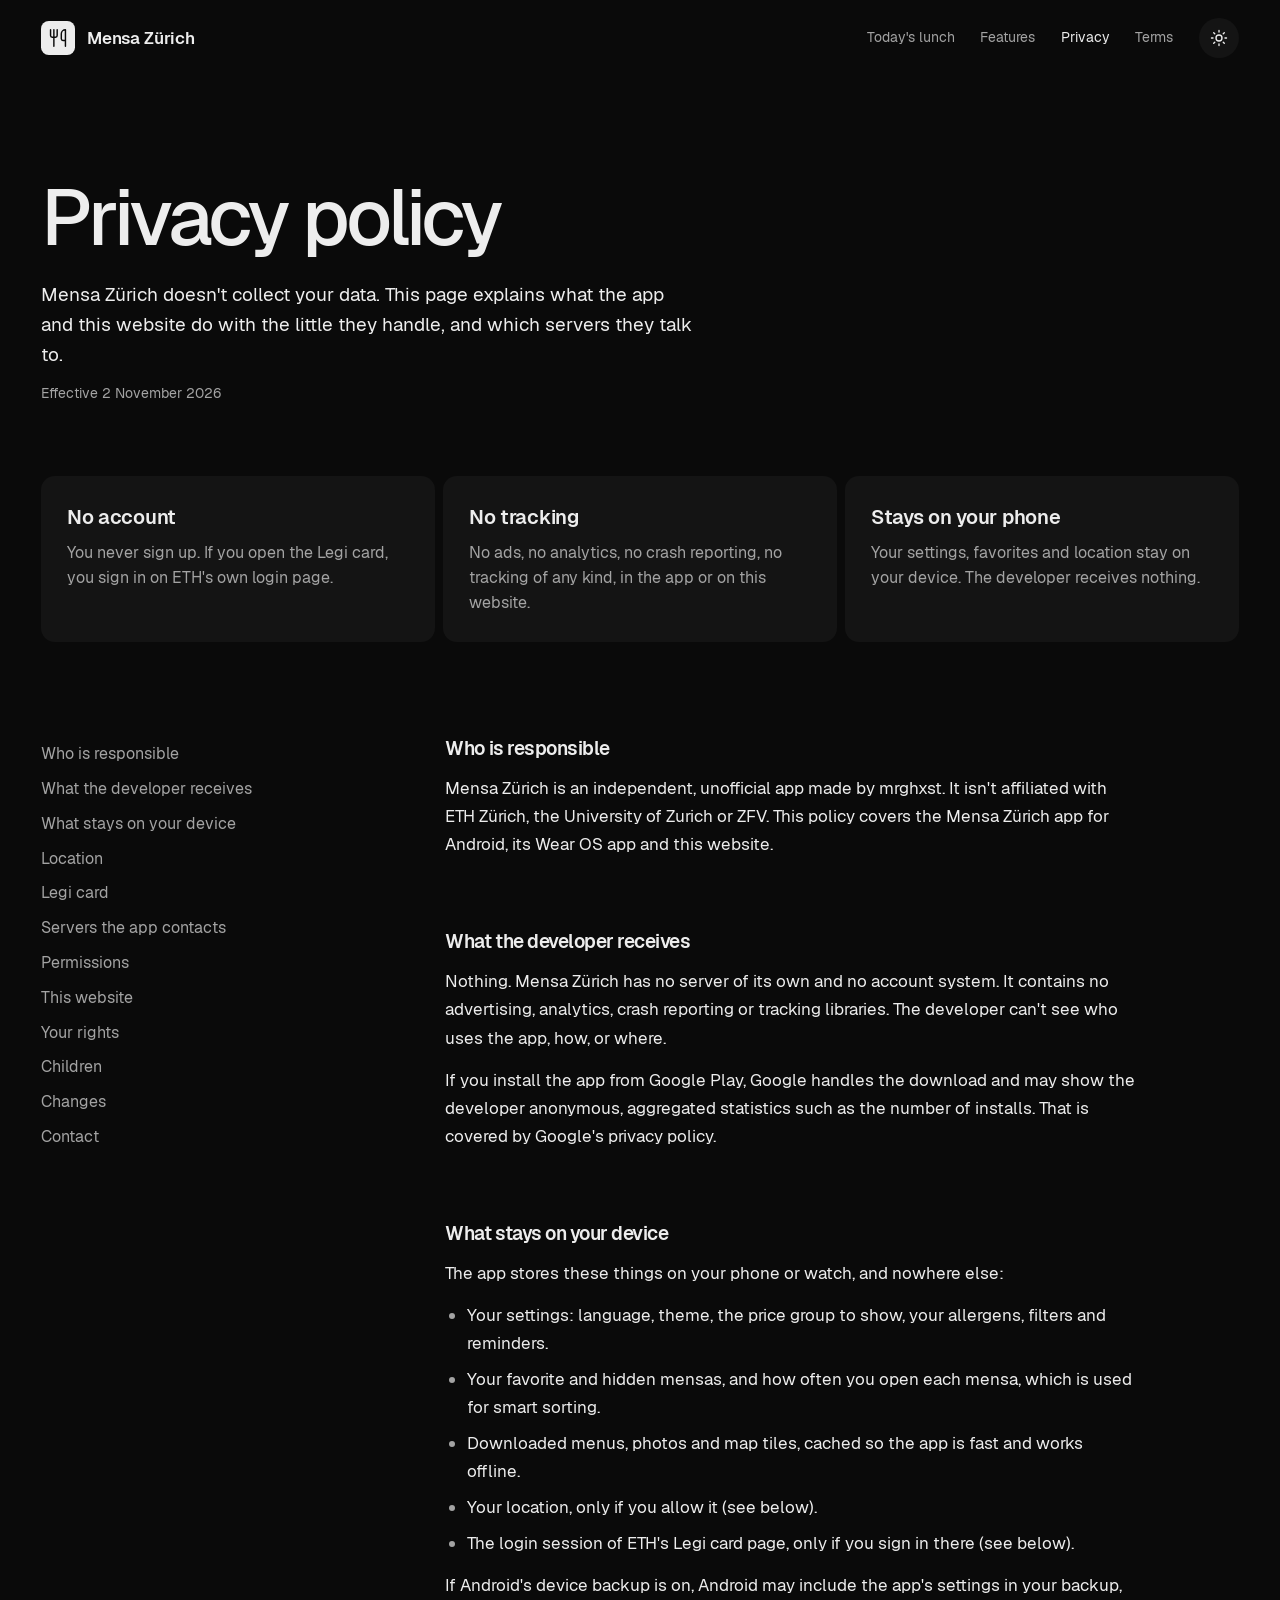
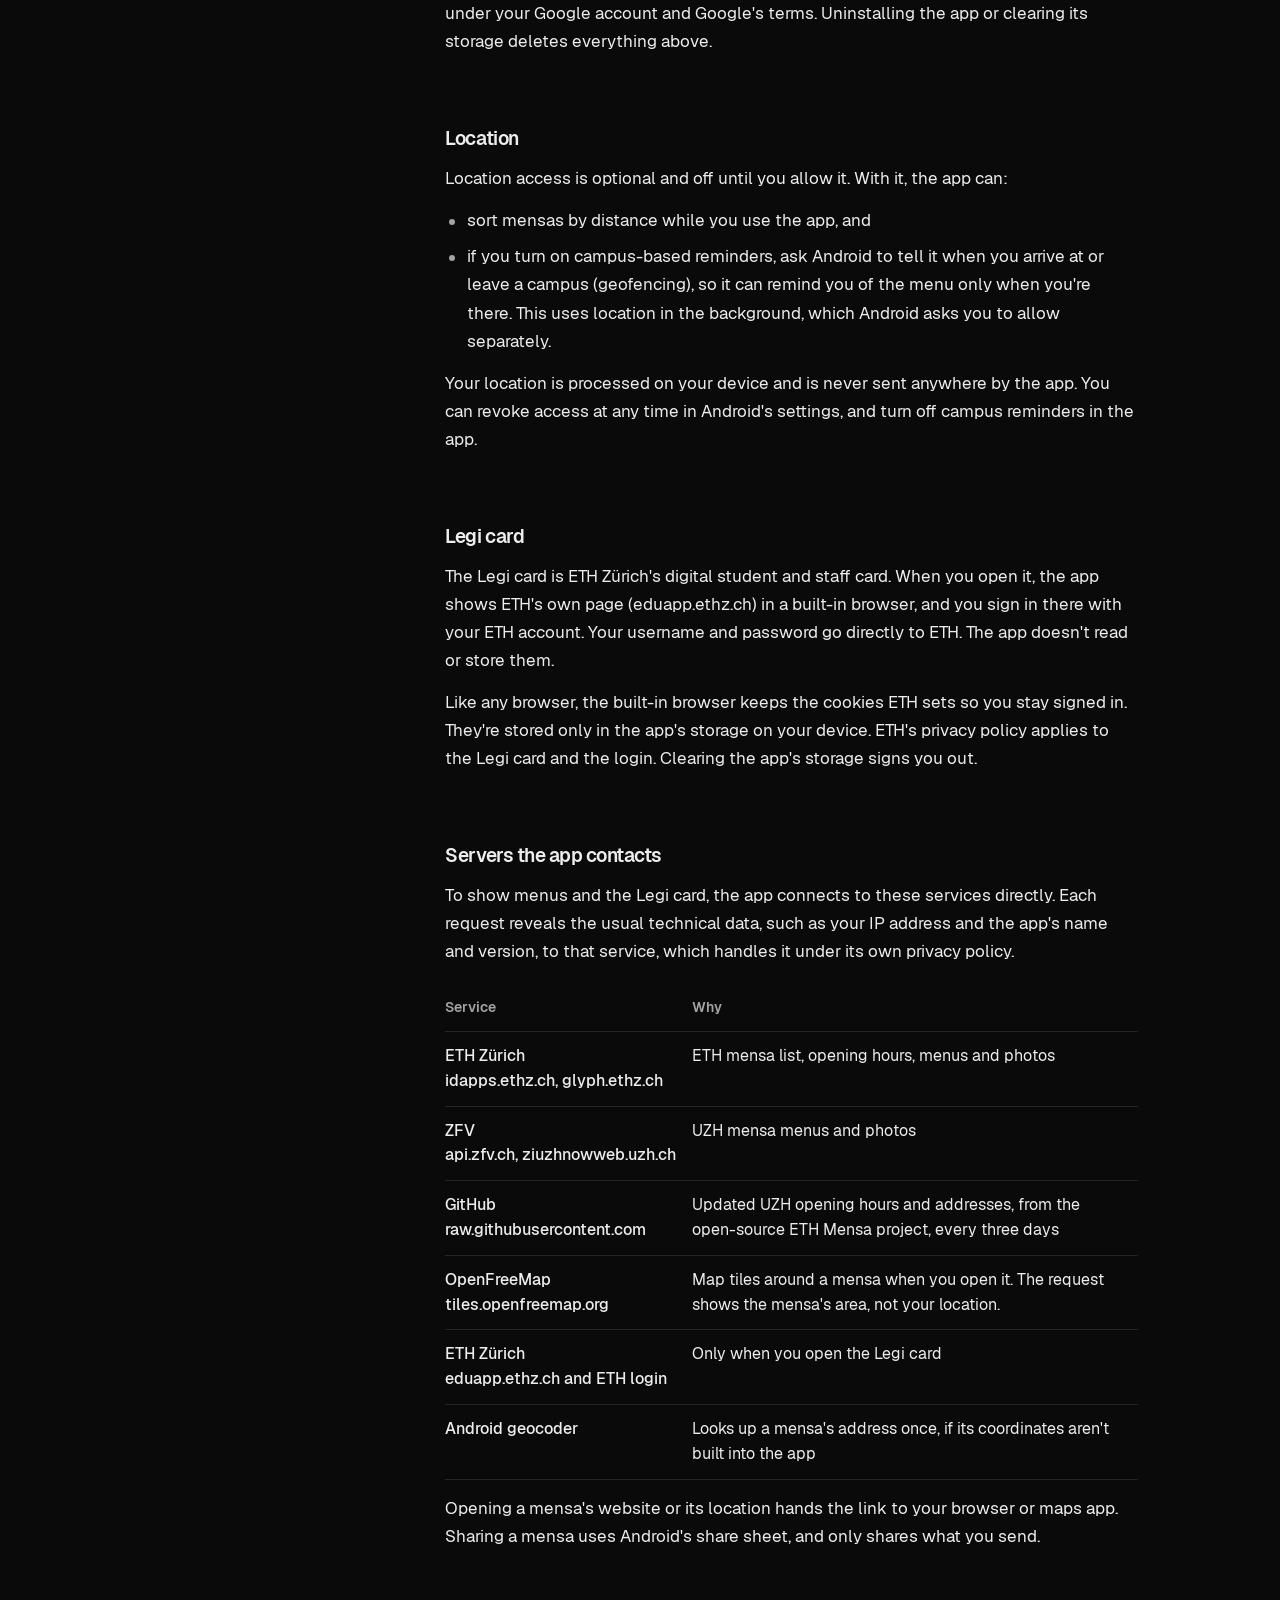
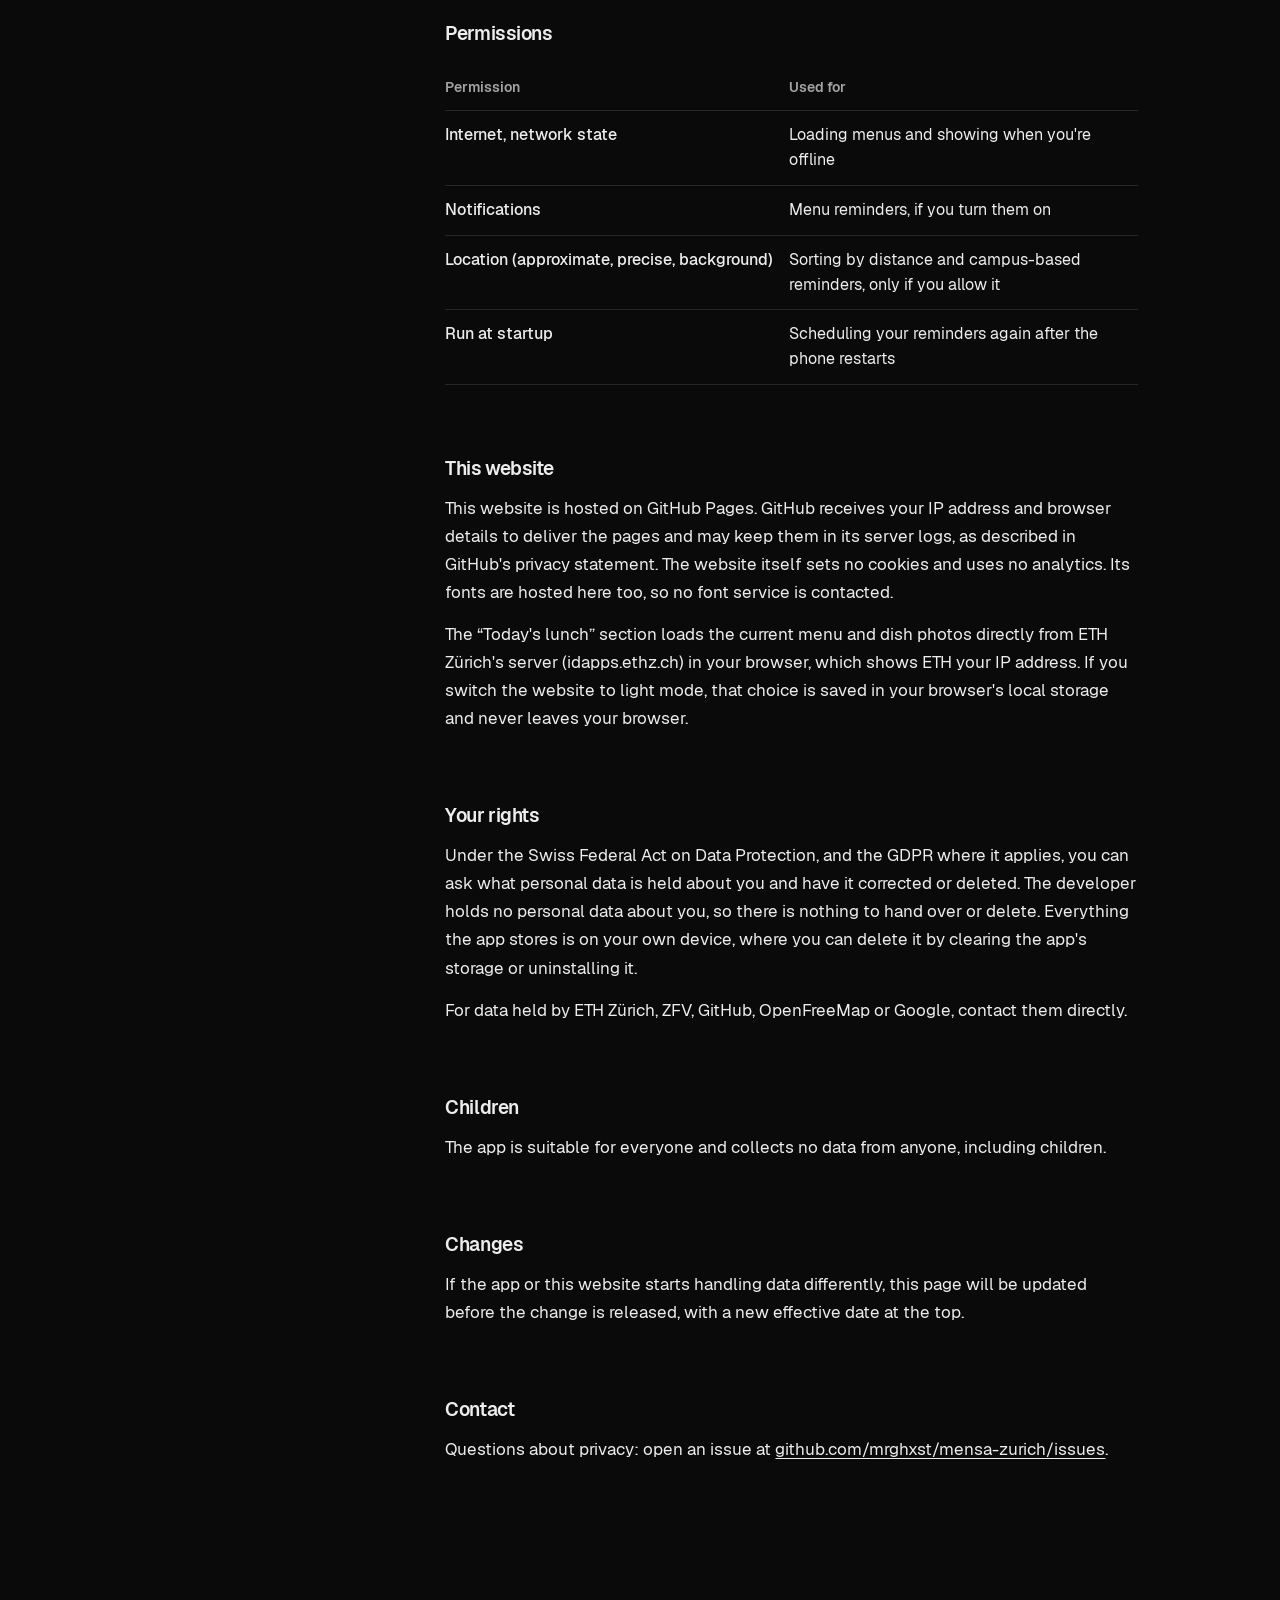
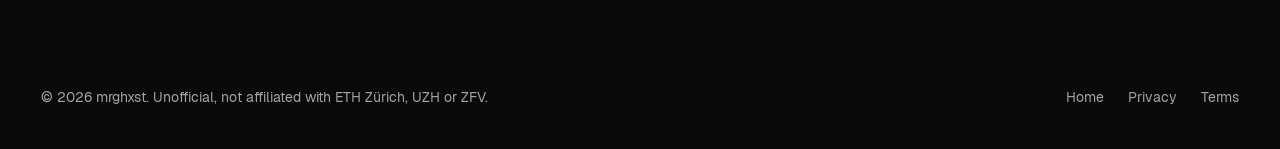
<file: site/privacy/index.html>
<!doctype html>
<html lang="en">
<head>
<meta charset="utf-8">
<meta name="viewport" content="width=device-width, initial-scale=1, viewport-fit=cover">
<title>Privacy Policy · Mensa Zürich</title>
<meta name="description" content="Mensa Zürich has no accounts, ads, analytics or tracking. What the app and the website do with data, and which servers they contact.">
<meta name="theme-color" content="#0a0a0a">
<link rel="icon" href="../icon.svg" type="image/svg+xml">
<link rel="preload" href="../fonts/geist-medium.woff2" as="font" type="font/woff2" crossorigin>
<script>
  try { if (localStorage.getItem("theme") === "light") document.documentElement.dataset.theme = "light"; } catch (e) {}
  document.documentElement.classList.add("js");
</script>
<link rel="stylesheet" href="../assets/site.css">
</head>
<body>
<a class="skip" href="#main">Skip to content</a>

<header class="nav">
  <a class="wordmark" href="../" aria-label="Mensa Zürich, home">
    <svg class="mark" viewBox="0 0 48 48" aria-hidden="true"><rect width="48" height="48" rx="11"/><g transform="translate(10 10) scale(1.1667)" fill="none" stroke-width="1.75" stroke-linecap="round" stroke-linejoin="round"><path d="M3,2v7c0,1.1 0.9,2 2,2h4a2,2 0 0,0 2,-2V2"/><path d="M7,2v20"/><path d="M21,15V2a5,5 0 0,0 -5,5v6c0,1.1 0.9,2 2,2h3Zm0,0v7"/></g></svg>
    Mensa Zürich
  </a>
  <nav class="nav-links" aria-label="Main">
    <a href="../#today" class="opt">Today's lunch</a>
    <a href="../#features" class="opt">Features</a>
    <a href="./" aria-current="page">Privacy</a>
    <a href="../terms/">Terms</a>
    <div class="nav-end">
      <button class="theme-toggle" type="button" aria-label="Switch to light mode" data-theme-toggle>
        <svg class="sun" viewBox="0 0 24 24" aria-hidden="true"><circle cx="12" cy="12" r="4"/><path d="M12 2v2M12 20v2M4.93 4.93l1.41 1.41M17.66 17.66l1.41 1.41M2 12h2M20 12h2M6.34 17.66l-1.41 1.41M19.07 4.93l-1.41 1.41"/></svg>
        <svg class="moon" viewBox="0 0 24 24" aria-hidden="true"><path d="M12 3a6 6 0 0 0 9 9 9 9 0 1 1-9-9Z"/></svg>
      </button>
    </div>
  </nav>
</header>

<main id="main" class="doc">
  <div class="doc-head">
    <h1>Privacy policy</h1>
    <p>Mensa Zürich doesn't collect your data. This page explains what the app and this website do with the little they handle, and which servers they talk to.</p>
    <p class="meta">Effective 2 November 2026</p>
  </div>

  <div class="doc-summary">
    <div><strong>No account</strong><p>You never sign up. If you open the Legi card, you sign in on ETH's own login page.</p></div>
    <div><strong>No tracking</strong><p>No ads, no analytics, no crash reporting, no tracking of any kind, in the app or on this website.</p></div>
    <div><strong>Stays on your phone</strong><p>Your settings, favorites and location stay on your device. The developer receives nothing.</p></div>
  </div>

  <aside class="toc" aria-label="On this page">
    <nav>
      <a href="#who">Who is responsible</a>
      <a href="#developer">What the developer receives</a>
      <a href="#device">What stays on your device</a>
      <a href="#location">Location</a>
      <a href="#legi">Legi card</a>
      <a href="#servers">Servers the app contacts</a>
      <a href="#permissions">Permissions</a>
      <a href="#website">This website</a>
      <a href="#rights">Your rights</a>
      <a href="#children">Children</a>
      <a href="#changes">Changes</a>
      <a href="#contact">Contact</a>
    </nav>
  </aside>

  <article class="prose">
    <h2 id="who">Who is responsible</h2>
    <p>Mensa Zürich is an independent, unofficial app made by mrghxst. It isn't affiliated with ETH Zürich, the University of Zurich or ZFV. This policy covers the Mensa Zürich app for Android, its Wear OS app and this website.</p>

    <h2 id="developer">What the developer receives</h2>
    <p>Nothing. Mensa Zürich has no server of its own and no account system. It contains no advertising, analytics, crash reporting or tracking libraries. The developer can't see who uses the app, how, or where.</p>
    <p>If you install the app from Google Play, Google handles the download and may show the developer anonymous, aggregated statistics such as the number of installs. That is covered by Google's privacy policy.</p>

    <h2 id="device">What stays on your device</h2>
    <p>The app stores these things on your phone or watch, and nowhere else:</p>
    <ul>
      <li>Your settings: language, theme, the price group to show, your allergens, filters and reminders.</li>
      <li>Your favorite and hidden mensas, and how often you open each mensa, which is used for smart sorting.</li>
      <li>Downloaded menus, photos and map tiles, cached so the app is fast and works offline.</li>
      <li>Your location, only if you allow it (see below).</li>
      <li>The login session of ETH's Legi card page, only if you sign in there (see below).</li>
    </ul>
    <p>If Android's device backup is on, Android may include the app's settings in your backup, under your Google account and Google's terms. Uninstalling the app or clearing its storage deletes everything above.</p>

    <h2 id="location">Location</h2>
    <p>Location access is optional and off until you allow it. With it, the app can:</p>
    <ul>
      <li>sort mensas by distance while you use the app, and</li>
      <li>if you turn on campus-based reminders, ask Android to tell it when you arrive at or leave a campus (geofencing), so it can remind you of the menu only when you're there. This uses location in the background, which Android asks you to allow separately.</li>
    </ul>
    <p>Your location is processed on your device and is never sent anywhere by the app. You can revoke access at any time in Android's settings, and turn off campus reminders in the app.</p>

    <h2 id="legi">Legi card</h2>
    <p>The Legi card is ETH Zürich's digital student and staff card. When you open it, the app shows ETH's own page (eduapp.ethz.ch) in a built-in browser, and you sign in there with your ETH account. Your username and password go directly to ETH. The app doesn't read or store them.</p>
    <p>Like any browser, the built-in browser keeps the cookies ETH sets so you stay signed in. They're stored only in the app's storage on your device. ETH's privacy policy applies to the Legi card and the login. Clearing the app's storage signs you out.</p>

    <h2 id="servers">Servers the app contacts</h2>
    <p>To show menus and the Legi card, the app connects to these services directly. Each request reveals the usual technical data, such as your IP address and the app's name and version, to that service, which handles it under its own privacy policy.</p>
    <table>
      <thead><tr><th scope="col">Service</th><th scope="col">Why</th></tr></thead>
      <tbody>
        <tr><td>ETH Zürich<br>idapps.ethz.ch, glyph.ethz.ch</td><td>ETH mensa list, opening hours, menus and photos</td></tr>
        <tr><td>ZFV<br>api.zfv.ch, ziuzhnowweb.uzh.ch</td><td>UZH mensa menus and photos</td></tr>
        <tr><td>GitHub<br>raw.githubusercontent.com</td><td>Updated UZH opening hours and addresses, from the open-source ETH Mensa project, every three days</td></tr>
        <tr><td>OpenFreeMap<br>tiles.openfreemap.org</td><td>Map tiles around a mensa when you open it. The request shows the mensa's area, not your location.</td></tr>
        <tr><td>ETH Zürich<br>eduapp.ethz.ch and ETH login</td><td>Only when you open the Legi card</td></tr>
        <tr><td>Android geocoder</td><td>Looks up a mensa's address once, if its coordinates aren't built into the app</td></tr>
      </tbody>
    </table>
    <p>Opening a mensa's website or its location hands the link to your browser or maps app. Sharing a mensa uses Android's share sheet, and only shares what you send.</p>

    <h2 id="permissions">Permissions</h2>
    <table>
      <thead><tr><th scope="col">Permission</th><th scope="col">Used for</th></tr></thead>
      <tbody>
        <tr><td>Internet, network state</td><td>Loading menus and showing when you're offline</td></tr>
        <tr><td>Notifications</td><td>Menu reminders, if you turn them on</td></tr>
        <tr><td>Location (approximate, precise, background)</td><td>Sorting by distance and campus-based reminders, only if you allow it</td></tr>
        <tr><td>Run at startup</td><td>Scheduling your reminders again after the phone restarts</td></tr>
      </tbody>
    </table>

    <h2 id="website">This website</h2>
    <p>This website is hosted on GitHub Pages. GitHub receives your IP address and browser details to deliver the pages and may keep them in its server logs, as described in GitHub's privacy statement. The website itself sets no cookies and uses no analytics. Its fonts are hosted here too, so no font service is contacted.</p>
    <p>The “Today's lunch” section loads the current menu and dish photos directly from ETH Zürich's server (idapps.ethz.ch) in your browser, which shows ETH your IP address. If you switch the website to light mode, that choice is saved in your browser's local storage and never leaves your browser.</p>

    <h2 id="rights">Your rights</h2>
    <p>Under the Swiss Federal Act on Data Protection, and the GDPR where it applies, you can ask what personal data is held about you and have it corrected or deleted. The developer holds no personal data about you, so there is nothing to hand over or delete. Everything the app stores is on your own device, where you can delete it by clearing the app's storage or uninstalling it.</p>
    <p>For data held by ETH Zürich, ZFV, GitHub, OpenFreeMap or Google, contact them directly.</p>

    <h2 id="children">Children</h2>
    <p>The app is suitable for everyone and collects no data from anyone, including children.</p>

    <h2 id="changes">Changes</h2>
    <p>If the app or this website starts handling data differently, this page will be updated before the change is released, with a new effective date at the top.</p>

    <h2 id="contact">Contact</h2>
    <p>Questions about privacy: open an issue at <a href="https://github.com/mrghxst/mensa-zurich/issues">github.com/mrghxst/mensa-zurich/issues</a>.</p>
  </article>
</main>

<div class="doc-foot"></div>
<footer class="mini-foot">
  <span>© 2026 mrghxst. Unofficial, not affiliated with ETH Zürich, UZH or ZFV.</span>
  <nav aria-label="Footer"><a href="../">Home</a><a href="./" aria-current="page">Privacy</a><a href="../terms/">Terms</a></nav>
</footer>
<script src="../assets/site.js" defer></script>
</body>
</html>
</file>
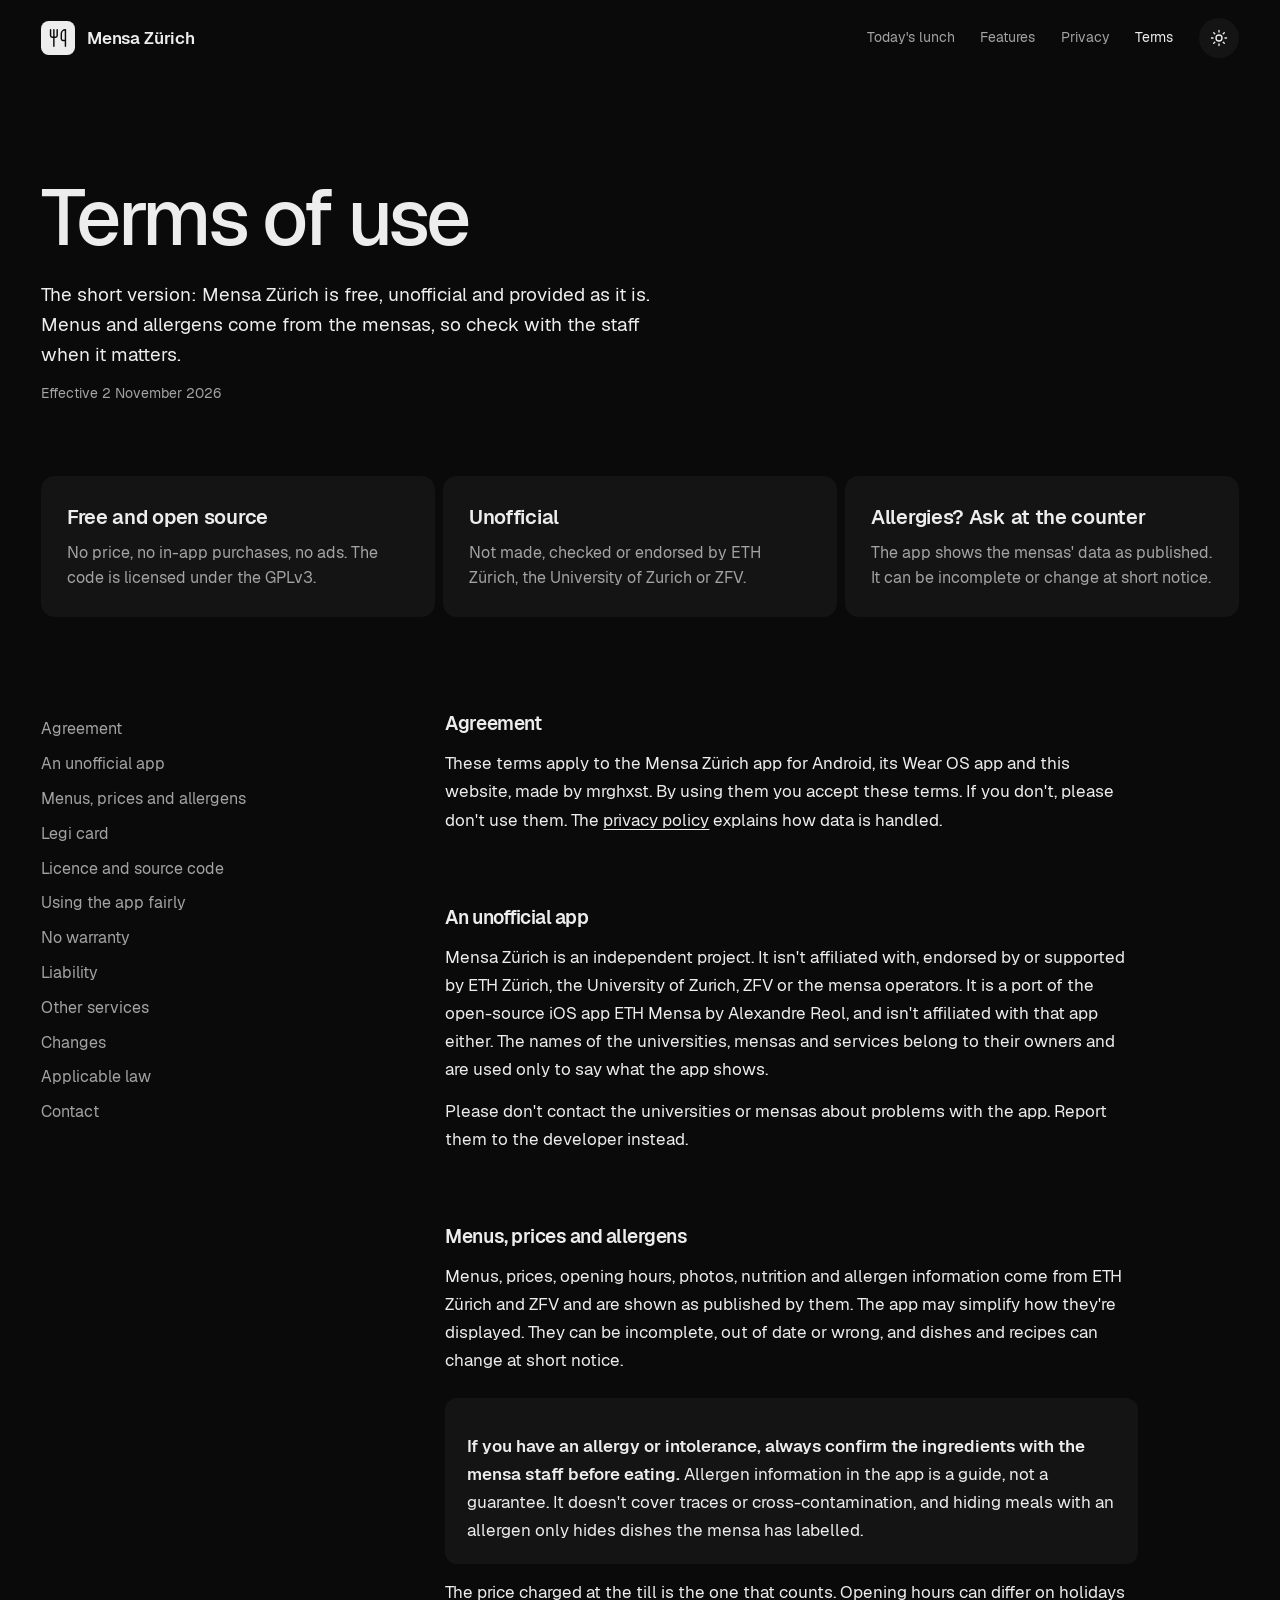
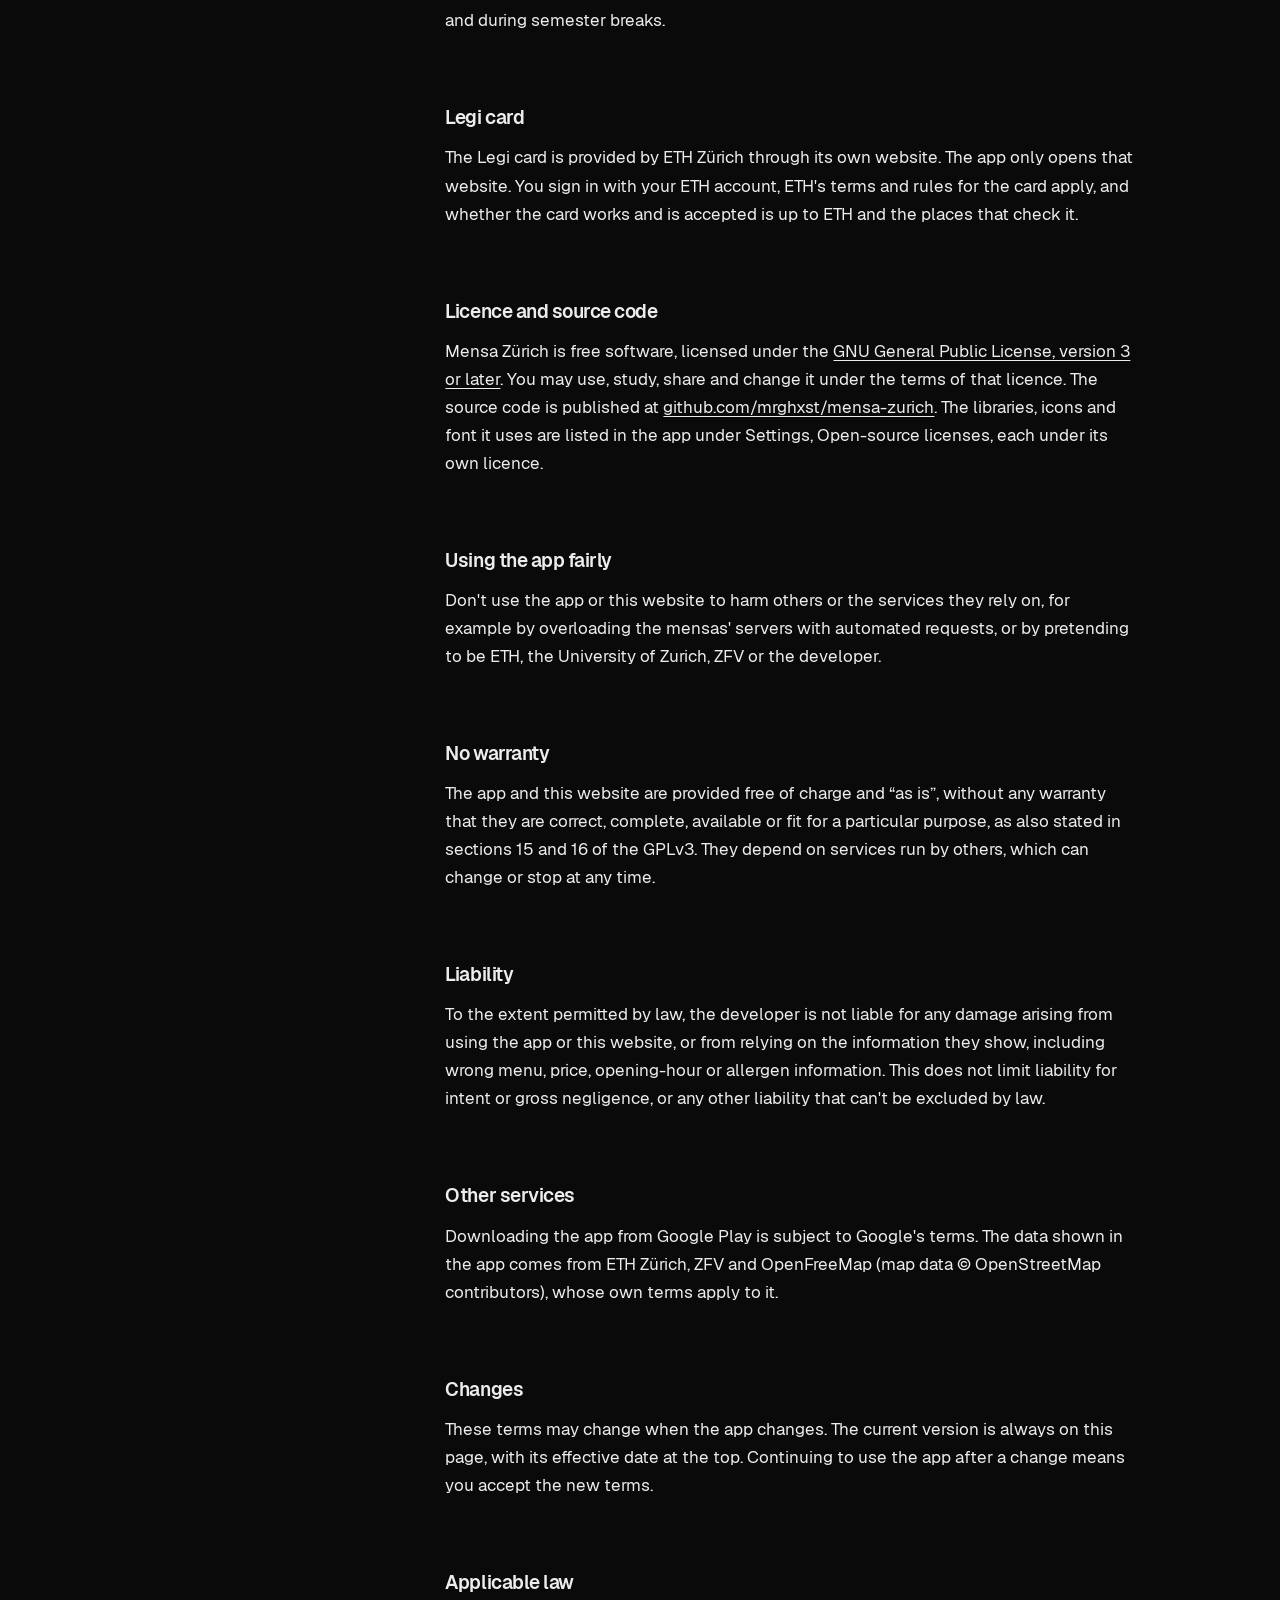
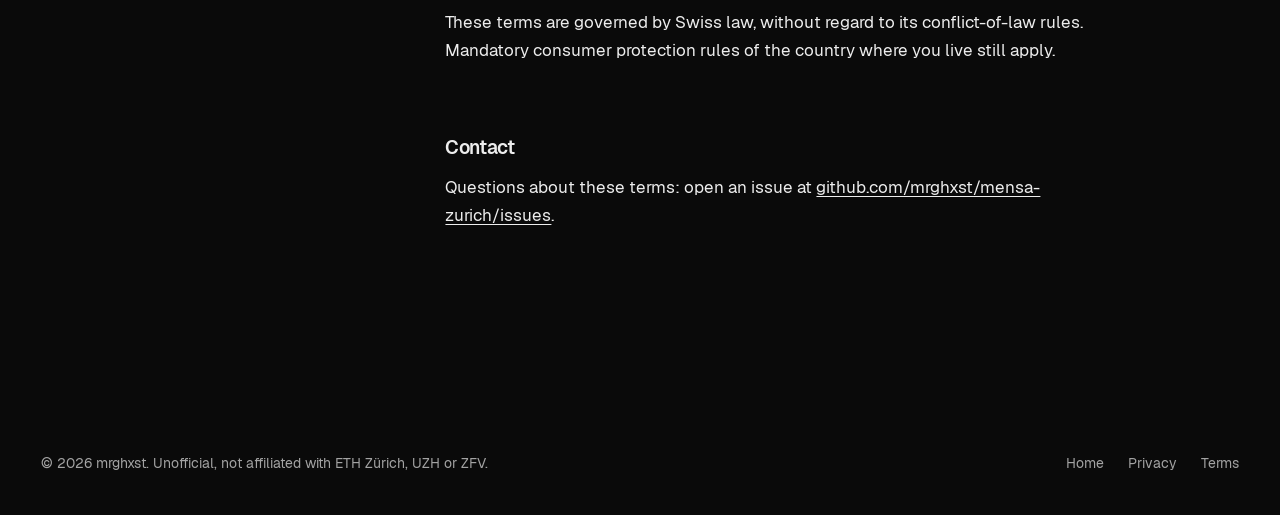
<file: site/terms/index.html>
<!doctype html>
<html lang="en">
<head>
<meta charset="utf-8">
<meta name="viewport" content="width=device-width, initial-scale=1, viewport-fit=cover">
<title>Terms of Use · Mensa Zürich</title>
<meta name="description" content="Terms of use for Mensa Zürich: a free, unofficial, open-source app. Menus and allergens come from the mensas; check with the staff when it matters.">
<meta name="theme-color" content="#0a0a0a">
<link rel="icon" href="../icon.svg" type="image/svg+xml">
<link rel="preload" href="../fonts/geist-medium.woff2" as="font" type="font/woff2" crossorigin>
<script>
  try { if (localStorage.getItem("theme") === "light") document.documentElement.dataset.theme = "light"; } catch (e) {}
  document.documentElement.classList.add("js");
</script>
<link rel="stylesheet" href="../assets/site.css">
</head>
<body>
<a class="skip" href="#main">Skip to content</a>

<header class="nav">
  <a class="wordmark" href="../" aria-label="Mensa Zürich, home">
    <svg class="mark" viewBox="0 0 48 48" aria-hidden="true"><rect width="48" height="48" rx="11"/><g transform="translate(10 10) scale(1.1667)" fill="none" stroke-width="1.75" stroke-linecap="round" stroke-linejoin="round"><path d="M3,2v7c0,1.1 0.9,2 2,2h4a2,2 0 0,0 2,-2V2"/><path d="M7,2v20"/><path d="M21,15V2a5,5 0 0,0 -5,5v6c0,1.1 0.9,2 2,2h3Zm0,0v7"/></g></svg>
    Mensa Zürich
  </a>
  <nav class="nav-links" aria-label="Main">
    <a href="../#today" class="opt">Today's lunch</a>
    <a href="../#features" class="opt">Features</a>
    <a href="../privacy/">Privacy</a>
    <a href="./" aria-current="page">Terms</a>
    <div class="nav-end">
      <button class="theme-toggle" type="button" aria-label="Switch to light mode" data-theme-toggle>
        <svg class="sun" viewBox="0 0 24 24" aria-hidden="true"><circle cx="12" cy="12" r="4"/><path d="M12 2v2M12 20v2M4.93 4.93l1.41 1.41M17.66 17.66l1.41 1.41M2 12h2M20 12h2M6.34 17.66l-1.41 1.41M19.07 4.93l-1.41 1.41"/></svg>
        <svg class="moon" viewBox="0 0 24 24" aria-hidden="true"><path d="M12 3a6 6 0 0 0 9 9 9 9 0 1 1-9-9Z"/></svg>
      </button>
    </div>
  </nav>
</header>

<main id="main" class="doc">
  <div class="doc-head">
    <h1>Terms of use</h1>
    <p>The short version: Mensa Zürich is free, unofficial and provided as it is. Menus and allergens come from the mensas, so check with the staff when it matters.</p>
    <p class="meta">Effective 2 November 2026</p>
  </div>

  <div class="doc-summary">
    <div><strong>Free and open source</strong><p>No price, no in-app purchases, no ads. The code is licensed under the GPLv3.</p></div>
    <div><strong>Unofficial</strong><p>Not made, checked or endorsed by ETH Zürich, the University of Zurich or ZFV.</p></div>
    <div><strong>Allergies? Ask at the counter</strong><p>The app shows the mensas' data as published. It can be incomplete or change at short notice.</p></div>
  </div>

  <aside class="toc" aria-label="On this page">
    <nav>
      <a href="#agreement">Agreement</a>
      <a href="#unofficial">An unofficial app</a>
      <a href="#menus">Menus, prices and allergens</a>
      <a href="#legi">Legi card</a>
      <a href="#licence">Licence and source code</a>
      <a href="#use">Using the app fairly</a>
      <a href="#warranty">No warranty</a>
      <a href="#liability">Liability</a>
      <a href="#third">Other services</a>
      <a href="#changes">Changes</a>
      <a href="#law">Applicable law</a>
      <a href="#contact">Contact</a>
    </nav>
  </aside>

  <article class="prose">
    <h2 id="agreement">Agreement</h2>
    <p>These terms apply to the Mensa Zürich app for Android, its Wear OS app and this website, made by mrghxst. By using them you accept these terms. If you don't, please don't use them. The <a href="../privacy/">privacy policy</a> explains how data is handled.</p>

    <h2 id="unofficial">An unofficial app</h2>
    <p>Mensa Zürich is an independent project. It isn't affiliated with, endorsed by or supported by ETH Zürich, the University of Zurich, ZFV or the mensa operators. It is a port of the open-source iOS app ETH Mensa by Alexandre Reol, and isn't affiliated with that app either. The names of the universities, mensas and services belong to their owners and are used only to say what the app shows.</p>
    <p>Please don't contact the universities or mensas about problems with the app. Report them to the developer instead.</p>

    <h2 id="menus">Menus, prices and allergens</h2>
    <p>Menus, prices, opening hours, photos, nutrition and allergen information come from ETH Zürich and ZFV and are shown as published by them. The app may simplify how they're displayed. They can be incomplete, out of date or wrong, and dishes and recipes can change at short notice.</p>
    <div class="note"><p><strong>If you have an allergy or intolerance, always confirm the ingredients with the mensa staff before eating.</strong> Allergen information in the app is a guide, not a guarantee. It doesn't cover traces or cross-contamination, and hiding meals with an allergen only hides dishes the mensa has labelled.</p></div>
    <p>The price charged at the till is the one that counts. Opening hours can differ on holidays and during semester breaks.</p>

    <h2 id="legi">Legi card</h2>
    <p>The Legi card is provided by ETH Zürich through its own website. The app only opens that website. You sign in with your ETH account, ETH's terms and rules for the card apply, and whether the card works and is accepted is up to ETH and the places that check it.</p>

    <h2 id="licence">Licence and source code</h2>
    <p>Mensa Zürich is free software, licensed under the <a href="https://www.gnu.org/licenses/gpl-3.0.html">GNU General Public License, version 3 or later</a>. You may use, study, share and change it under the terms of that licence. The source code is published at <a href="https://github.com/mrghxst/mensa-zurich">github.com/mrghxst/mensa-zurich</a>. The libraries, icons and font it uses are listed in the app under Settings, Open-source licenses, each under its own licence.</p>

    <h2 id="use">Using the app fairly</h2>
    <p>Don't use the app or this website to harm others or the services they rely on, for example by overloading the mensas' servers with automated requests, or by pretending to be ETH, the University of Zurich, ZFV or the developer.</p>

    <h2 id="warranty">No warranty</h2>
    <p>The app and this website are provided free of charge and “as is”, without any warranty that they are correct, complete, available or fit for a particular purpose, as also stated in sections 15 and 16 of the GPLv3. They depend on services run by others, which can change or stop at any time.</p>

    <h2 id="liability">Liability</h2>
    <p>To the extent permitted by law, the developer is not liable for any damage arising from using the app or this website, or from relying on the information they show, including wrong menu, price, opening-hour or allergen information. This does not limit liability for intent or gross negligence, or any other liability that can't be excluded by law.</p>

    <h2 id="third">Other services</h2>
    <p>Downloading the app from Google Play is subject to Google's terms. The data shown in the app comes from ETH Zürich, ZFV and OpenFreeMap (map data © OpenStreetMap contributors), whose own terms apply to it.</p>

    <h2 id="changes">Changes</h2>
    <p>These terms may change when the app changes. The current version is always on this page, with its effective date at the top. Continuing to use the app after a change means you accept the new terms.</p>

    <h2 id="law">Applicable law</h2>
    <p>These terms are governed by Swiss law, without regard to its conflict-of-law rules. Mandatory consumer protection rules of the country where you live still apply.</p>

    <h2 id="contact">Contact</h2>
    <p>Questions about these terms: open an issue at <a href="https://github.com/mrghxst/mensa-zurich/issues">github.com/mrghxst/mensa-zurich/issues</a>.</p>
  </article>
</main>

<div class="doc-foot"></div>
<footer class="mini-foot">
  <span>© 2026 mrghxst. Unofficial, not affiliated with ETH Zürich, UZH or ZFV.</span>
  <nav aria-label="Footer"><a href="../">Home</a><a href="../privacy/">Privacy</a><a href="./" aria-current="page">Terms</a></nav>
</footer>
<script src="../assets/site.js" defer></script>
</body>
</html>
</file>
<file: site/assets/site.css>
/* Mensa Zürich website. Monochrome, dark by default; [data-theme="light"] switches it. */

@font-face { font-family: "Geist"; src: url("../fonts/geist-regular.woff2") format("woff2"); font-weight: 400; font-style: normal; font-display: swap; }
@font-face { font-family: "Geist"; src: url("../fonts/geist-medium.woff2") format("woff2"); font-weight: 500; font-style: normal; font-display: swap; }
@font-face { font-family: "Geist"; src: url("../fonts/geist-semibold.woff2") format("woff2"); font-weight: 600; font-style: normal; font-display: swap; }
@font-face { font-family: "Geist"; src: url("../fonts/geist-italic.woff2") format("woff2"); font-weight: 400; font-style: italic; font-display: swap; }

:root {
  color-scheme: dark;
  --ground: #0a0a0a;
  --surface: #141414;
  --surface-2: #1d1d1d;
  --surface-3: #262626;
  --ink: #ededed;
  --soft: #a3a3a3;
  --stage: #ededed;
  --on-stage: #0a0a0a;
  --bezel: #000;
  --bezel-ring: #2e2e2e;
  --open: #ededed;
  --closed: #4a4a4a;

  --margin: clamp(16px, 3.2vw, 48px);
  --gap: clamp(8px, 1.2vw, 16px);
  --section: clamp(112px, 15vw, 216px);

  /* Five sizes do the work. */
  --t-display: clamp(46px, 6.2vw, 100px);
  --t-head: clamp(32px, 3.6vw, 52px);
  --t-lead: clamp(18px, 1.5vw, 22px);
  --t-body: 17px;
  --t-small: 14px;

  --ease-out: cubic-bezier(0.22, 1, 0.36, 1);
  --radius: 14px;

  font-family: "Geist", ui-sans-serif, system-ui, -apple-system, "Segoe UI", Roboto, sans-serif;
  font-size: var(--t-body);
  line-height: 1.55;
  color: var(--ink);
  background: var(--ground);
  -webkit-font-smoothing: antialiased;
  text-rendering: optimizeLegibility;
}

:root[data-theme="light"] {
  color-scheme: light;
  --ground: #fafafa;
  --surface: #f0f0f0;
  --surface-2: #e6e6e6;
  --surface-3: #dadada;
  --ink: #0a0a0a;
  --soft: #555;
  --stage: #0a0a0a;
  --on-stage: #fafafa;
  --bezel: #000;
  --bezel-ring: #333;
  --open: #0a0a0a;
  --closed: #b5b5b5;
}

*, *::before, *::after { box-sizing: border-box; }
html { -webkit-text-size-adjust: 100%; scroll-behavior: smooth; scroll-padding-top: 88px; }
body { margin: 0; background: var(--ground); color: var(--ink); overflow-x: hidden; }
img { display: block; max-width: 100%; height: auto; }
a { color: inherit; text-decoration-thickness: 1px; text-underline-offset: 0.2em; }
h1, h2, h3, p, ul, ol, figure, blockquote { margin: 0; }
ul, ol { padding: 0; list-style: none; }
button, input, select { font: inherit; color: inherit; }
::selection { background: var(--ink); color: var(--ground); }
:focus-visible { outline: 2px solid var(--ink); outline-offset: 3px; border-radius: 4px; }

.skip { position: absolute; left: var(--margin); top: -60px; z-index: 50; padding: 10px 16px; background: var(--ink); color: var(--ground); border-radius: 999px; text-decoration: none; }
.skip:focus { top: 12px; }

.wrap { padding-inline: var(--margin); }

/* ---------- Navigation ---------- */
.nav {
  position: sticky; top: 0; z-index: 40;
  display: flex; align-items: center; justify-content: space-between; gap: 24px;
  padding: 18px var(--margin);
  background: var(--ground);
}
.wordmark { display: inline-flex; align-items: center; gap: 12px; font-weight: 600; font-size: 17px; letter-spacing: -0.01em; text-decoration: none; }
.mark { width: 34px; height: 34px; flex: none; }
.mark rect { fill: var(--ink); }
.mark g { stroke: var(--ground); }
.nav-links { display: flex; align-items: center; gap: clamp(16px, 2vw, 32px); font-size: 14px; }
.nav-links a { text-decoration: none; color: var(--soft); transition: color 0.2s; }
.nav-links a:hover, .nav-links a[aria-current="page"] { color: var(--ink); }
.nav-links a.btn, .nav-links a.btn:hover { color: var(--ground); }
.nav-end { display: flex; align-items: center; gap: 10px; }

.theme-toggle {
  display: inline-grid; place-items: center; width: 40px; height: 40px; border: 0; border-radius: 999px;
  background: var(--surface); cursor: pointer; transition: background 0.2s, transform 0.15s var(--ease-out);
}
.theme-toggle:hover { background: var(--surface-2); }
.theme-toggle:active { transform: scale(0.92); }
.theme-toggle svg { width: 18px; height: 18px; fill: none; stroke: currentColor; stroke-width: 1.8; stroke-linecap: round; stroke-linejoin: round; }
.theme-toggle .moon, :root[data-theme="light"] .theme-toggle .sun { display: none; }
:root[data-theme="light"] .theme-toggle .moon { display: block; }

/* ---------- Buttons ---------- */
.btn {
  display: inline-flex; align-items: center; justify-content: center; gap: 10px;
  min-height: 48px; padding: 0 22px; border: 0; border-radius: 999px;
  background: var(--ink); color: var(--ground);
  font-weight: 500; font-size: 17px; text-decoration: none; white-space: nowrap; cursor: pointer;
  transition: transform 0.18s var(--ease-out), background 0.2s, opacity 0.2s;
}
.btn:hover { transform: translateY(-1px); }
.btn:active { transform: scale(0.97); }
.btn.small { min-height: 40px; padding: 0 18px; font-size: 14px; }
.btn[aria-disabled="true"] { cursor: default; background: var(--surface-2); color: var(--ink); }
.btn[aria-disabled="true"]:hover, .btn[aria-disabled="true"]:active { transform: none; }
.btn svg { width: 18px; height: 18px; flex: none; }
.link-arrow { display: inline-flex; align-items: center; gap: 8px; min-height: 48px; font-weight: 500; text-decoration: none; }
.link-arrow span { transition: transform 0.2s var(--ease-out); }
.link-arrow:hover span { transform: translateY(3px); }

/* ---------- Hero ---------- */
.hero { position: relative; min-height: min(1020px, 112svh); overflow: hidden; }
.hero-copy { position: relative; z-index: 2; padding: clamp(40px, 9vh, 120px) var(--margin) 0; max-width: 1180px; }
.hero h1 { font-size: var(--t-display); font-weight: 500; line-height: 0.98; letter-spacing: -0.045em; max-width: 9.6em; }
.hero-lead { margin-top: 36px; font-size: var(--t-lead); line-height: 1.5; max-width: 34em; }
.hero-actions { display: flex; flex-wrap: wrap; align-items: center; gap: 12px 24px; margin-top: 36px; }

.stage {
  position: absolute; z-index: 1; left: 38%; right: 0; top: 47%; bottom: 0;
  background: var(--stage);
  border-top-left-radius: 28px;
}
.stage-phones { position: absolute; left: 10%; top: 64px; display: flex; gap: clamp(20px, 3vw, 44px); align-items: flex-start; }
.stage-phones .phone:nth-child(2) { margin-top: 96px; }

.phone {
  width: clamp(230px, 20vw, 300px); flex: none;
  padding: 9px; border-radius: 46px; background: var(--bezel);
  outline: 1.5px solid var(--bezel-ring); outline-offset: -1.5px;
}
.phone img, .phone video { display: block; width: 100%; height: auto; aspect-ratio: 720 / 1616; object-fit: cover; border-radius: 37px; background: var(--surface); }

/* ---------- Sections ---------- */
section { position: relative; }
.section { padding-top: var(--section); }
.section-head { padding-inline: var(--margin); max-width: 820px; }
.section-head h2, .h2 { font-size: var(--t-head); font-weight: 500; line-height: 1.04; letter-spacing: -0.035em; }
.section-head p { margin-top: 20px; font-size: var(--t-lead); line-height: 1.5; max-width: 36em; }

/* ---------- Live menu ---------- */
.demo {
  margin: 56px var(--margin) 0; display: grid; grid-template-columns: 62fr 38fr;
  background: var(--surface); border-radius: var(--radius); overflow: hidden; min-height: 640px;
}
.demo-menu { padding: clamp(20px, 2.4vw, 36px); }
.demo-head { display: flex; flex-wrap: wrap; align-items: baseline; justify-content: space-between; gap: 6px 20px; }
.demo-head strong { font-size: 20px; font-weight: 600; letter-spacing: -0.02em; }
.demo-head span { color: var(--soft); font-size: 16px; }
.meals { margin-top: 24px; display: grid; gap: 8px; }
.meal {
  display: grid; grid-template-columns: 1fr 72px; gap: 16px; align-items: center;
  padding: 16px 18px; background: var(--ground); border-radius: 12px;
  transition: opacity 0.25s, transform 0.3s var(--ease-out);
}
.meal-top { display: flex; align-items: baseline; justify-content: space-between; gap: 12px; }
.meal-line { font-size: 14px; font-weight: 600; letter-spacing: 0.01em; }
.meal-price { font-size: 16px; font-weight: 500; font-variant-numeric: tabular-nums; white-space: nowrap; }
.meal-name { margin-top: 4px; font-size: 17px; font-weight: 600; letter-spacing: -0.01em; }
.meal-desc { margin-top: 2px; font-size: 16px; line-height: 1.45; color: var(--soft); }
.meal-tags { margin-top: 8px; display: flex; flex-wrap: wrap; gap: 6px; }
.meal-tags span { font-size: 14px; padding: 2px 9px; border-radius: 999px; background: var(--surface-2); color: var(--soft); }
.meal-tags span.hit { background: var(--ink); color: var(--ground); }
.meal img { width: 72px; height: 72px; object-fit: cover; border-radius: 12px; background: var(--surface-2); }
.meals-note { margin-top: 16px; font-size: 14px; color: var(--soft); min-height: 1.5em; }
.meal.is-hidden { display: none; }

.demo-controls { background: var(--surface-2); padding: 12px 0; display: flex; flex-direction: column; }
.demo-controls fieldset { border: 0; margin: 0; padding: 0; }
.demo-controls legend { padding: 18px 24px 6px; font-size: 16px; color: var(--soft); }
.row {
  display: flex; align-items: center; justify-content: space-between; gap: 16px;
  min-height: 48px; padding: 0 24px; font-size: 14px;
}
.row select {
  appearance: none; -webkit-appearance: none; max-width: 62%; min-height: 36px; padding: 0 34px 0 14px;
  border: 0; border-radius: 999px; background: var(--surface-3) url("data:image/svg+xml,%3Csvg xmlns='http://www.w3.org/2000/svg' width='12' height='12' viewBox='0 0 24 24' fill='none' stroke='%23a3a3a3' stroke-width='2.5' stroke-linecap='round' stroke-linejoin='round'%3E%3Cpath d='m6 9 6 6 6-6'/%3E%3C/svg%3E") no-repeat right 12px center;
  font-size: 14px; font-weight: 500; text-overflow: ellipsis; cursor: pointer;
}
.seg { display: inline-flex; padding: 3px; background: var(--surface-3); border-radius: 999px; }
.seg label { position: relative; }
.seg input { position: absolute; opacity: 0; inset: 0; margin: 0; cursor: pointer; }
.seg span { display: block; padding: 6px 12px; border-radius: 999px; font-size: 14px; font-weight: 500; color: var(--soft); transition: background 0.2s, color 0.2s; }
.seg input:checked + span { background: var(--ink); color: var(--ground); }
.seg input:focus-visible + span { outline: 2px solid var(--ink); outline-offset: 2px; }

.switch { position: relative; width: 44px; height: 26px; flex: none; }
.switch input { position: absolute; inset: 0; opacity: 0; margin: 0; cursor: pointer; z-index: 1; }
.switch span { position: absolute; inset: 0; border-radius: 999px; background: var(--surface-3); transition: background 0.2s; }
.switch span::after { content: ""; position: absolute; left: 3px; top: 3px; width: 20px; height: 20px; border-radius: 50%; background: var(--soft); transition: transform 0.25s var(--ease-out), background 0.2s; }
.switch input:checked + span { background: var(--ink); }
.switch input:checked + span::after { transform: translateX(18px); background: var(--ground); }
.switch input:focus-visible + span { outline: 2px solid var(--ink); outline-offset: 2px; }
.more-toggle { display: none; }
.demo-foot { margin-top: auto; padding: 20px 24px 12px; font-size: 16px; color: var(--soft); }
.demo-after { padding: 20px var(--margin) 0; color: var(--soft); font-size: 16px; }

/* ---------- Features ---------- */
.cells { margin: 56px var(--margin) 0; display: grid; grid-template-columns: repeat(3, 1fr); gap: 8px; }
.cell { position: relative; height: 460px; background: var(--surface); border-radius: var(--radius); overflow: hidden; display: flex; flex-direction: column; }
.cell-text { padding: 26px 26px 0; }
.cell.frag-first .cell-text { padding: 0 26px 26px; order: 2; }
.cell h3 { font-size: 20px; font-weight: 600; letter-spacing: -0.015em; line-height: 1.25; }
.cell p { margin-top: 8px; font-size: 16px; line-height: 1.5; color: var(--soft); max-width: 34em; }
.frag { position: relative; flex: 1; min-height: 0; }
.frag img { position: absolute; width: calc(100% - 26px); max-width: 520px; border-radius: 16px 0 0 0; }
.cell:not(.frag-first) .frag img { top: 26px; left: 26px; }
.cell.frag-first .frag img { bottom: 26px; right: 0; border-radius: 16px 0 0 16px; }
.frag.short img { position: absolute; }
.cell:not(.frag-first) .frag.short img { top: auto; bottom: 0; border-radius: 16px 0 0 0; }
.cell.frag-first .frag.tall img { top: 0; bottom: auto; border-radius: 0 0 0 16px; }

/* ---------- Mensa list ---------- */
.places { margin: 56px var(--margin) 0; display: grid; grid-template-columns: 1fr 1fr; gap: 40px var(--gap); }
.places-col { background: var(--surface); border-radius: var(--radius); padding: clamp(24px, 3vw, 44px); }
.places-col h3 { font-size: 20px; font-weight: 600; letter-spacing: -0.02em; }
.group { margin-top: 32px; }
.group-name { font-size: 16px; color: var(--soft); margin-bottom: 4px; }
.place { display: flex; align-items: center; gap: 12px; min-height: 38px; }
.place .dot { width: 10px; height: 10px; border-radius: 50%; background: var(--closed); flex: none; transition: background 0.3s; }
.place .dot.is-open { background: var(--open); }
.place-name { flex: 1; font-size: 17px; }
.place-hours { font-size: 14px; color: var(--soft); font-variant-numeric: tabular-nums; white-space: nowrap; }
.places-legend { padding: 20px var(--margin) 0; font-size: 16px; color: var(--soft); display: flex; align-items: center; gap: 10px; }
.places-legend .dot { width: 10px; height: 10px; border-radius: 50%; background: var(--open); }

/* ---------- Letter ---------- */
.letter { max-width: 600px; margin: 0 auto; padding: var(--section) var(--margin) 0; }
.letter .mark { width: 48px; height: 48px; }
.letter h2 { margin-top: 28px; }
.letter p { margin-top: 1.1em; font-size: 17px; line-height: 1.6; }
.letter .sign { margin-top: 40px; }
.letter .sign em { display: block; font-size: var(--t-lead); }
.letter .sign span { font-size: var(--t-small); color: var(--soft); }
.marker { background: var(--ink); color: var(--ground); padding: 0 0.25em; border-radius: 3px; }

/* ---------- Closing ---------- */
.closing {
  margin-top: var(--section); min-height: 90svh; background: var(--stage); color: var(--on-stage);
  display: grid; grid-template-columns: repeat(12, 1fr); gap: var(--gap); padding: 0 var(--margin); overflow: hidden;
}
.closing-copy { grid-column: 1 / span 6; align-self: end; padding-bottom: clamp(40px, 7vw, 96px); }
.closing-copy h2 { font-size: clamp(56px, 7vw, 112px); font-weight: 500; line-height: 0.94; letter-spacing: -0.05em; }
.closing-copy p { margin-top: 24px; font-size: var(--t-lead); max-width: 26em; }
.closing-copy .btn { margin-top: 32px; background: var(--on-stage); color: var(--stage); }
.closing-copy .btn[aria-disabled="true"] { background: transparent; color: var(--on-stage); outline: 1.5px solid currentColor; outline-offset: -1.5px; }
.closing-phone { grid-column: 8 / span 4; align-self: start; justify-self: center; padding-top: clamp(64px, 9vw, 120px); }
.closing-phone .phone { width: clamp(240px, 22vw, 320px); }

/* ---------- Footer tiles ---------- */
.tiles { display: grid; grid-template-columns: repeat(12, 1fr); gap: 8px; padding: 8px; }
.tile { background: var(--surface); border-radius: var(--radius); padding: 24px; min-height: 220px; display: flex; flex-direction: column; justify-content: space-between; gap: 20px; }
.t-statement { grid-column: 1 / span 4; }
.t-statement p:first-child { font-size: 20px; line-height: 1.35; letter-spacing: -0.01em; }
.t-statement .legal { font-size: var(--t-small); color: var(--soft); }
.t-nav { grid-column: 5 / span 3; justify-content: flex-start; }
.t-nav a { display: block; padding: 3px 0; text-decoration: none; color: var(--soft); transition: color 0.2s; }
.t-nav a:hover { color: var(--ink); }
.t-time { grid-column: 8 / span 2; }
.t-time .clock { font-size: var(--t-head); font-weight: 500; letter-spacing: -0.03em; font-variant-numeric: tabular-nums; }
.t-time p { color: var(--soft); font-size: 16px; }
.t-contact { grid-column: 10 / span 3; }
.t-contact a { font-size: 20px; text-decoration: none; overflow-wrap: anywhere; }
.t-contact a:hover { text-decoration: underline; }
.t-contact p { color: var(--soft); font-size: 16px; }
.t-word { grid-column: 1 / span 8; min-height: 320px; background: var(--ink); color: var(--ground); justify-content: center; align-items: center; overflow: hidden; }
.t-word span { font-size: clamp(48px, 8.4vw, 136px); font-weight: 600; letter-spacing: -0.055em; line-height: 1; white-space: nowrap; }
.t-get { grid-column: 9 / span 4; min-height: 320px; background: var(--surface-2); text-decoration: none; transition: background 0.25s; }
.t-get:hover { background: var(--surface-3); }
.t-get strong { font-size: var(--t-head); font-weight: 500; letter-spacing: -0.025em; line-height: 1.15; }
.t-get svg { align-self: flex-end; width: 56px; height: 56px; fill: none; stroke: currentColor; stroke-width: 4; stroke-linecap: round; stroke-linejoin: round; transition: transform 0.3s var(--ease-out); }
.t-get:hover svg { transform: translate(4px, -4px); }

/* ---------- Legal pages ---------- */
.doc { display: grid; grid-template-columns: repeat(12, 1fr); gap: var(--gap); padding: clamp(48px, 8vw, 112px) var(--margin) 0; }
.doc-head { grid-column: 1 / -1; }
.doc-head h1 { font-size: var(--t-display); font-weight: 500; line-height: 0.98; letter-spacing: -0.045em; }
.doc-head p { margin-top: 24px; font-size: var(--t-lead); max-width: 34em; }
.doc-summary { grid-column: 1 / -1; margin-top: 56px; display: grid; grid-template-columns: repeat(3, 1fr); gap: 8px; }
.doc-summary div { background: var(--surface); border-radius: var(--radius); padding: 26px; }
.doc-summary strong { display: block; font-size: 20px; font-weight: 600; letter-spacing: -0.015em; }
.doc-summary p { margin-top: 8px; font-size: 16px; color: var(--soft); }
.toc { grid-column: 1 / span 3; margin-top: 80px; }
.toc nav { position: sticky; top: 96px; }
.toc a { display: block; padding: 5px 0; font-size: 16px; color: var(--soft); text-decoration: none; transition: color 0.2s; }
.toc a:hover, .toc a.is-current { color: var(--ink); }
.prose { grid-column: 5 / span 7; margin-top: 80px; max-width: 720px; }
.prose h2 { font-size: var(--t-lead); font-weight: 600; letter-spacing: -0.025em; line-height: 1.2; margin-top: 72px; }
.prose h2:first-child { margin-top: 0; }
.prose h3 { font-size: 20px; font-weight: 600; margin-top: 32px; }
.prose p, .prose li { font-size: 17px; line-height: 1.65; }
.prose p { margin-top: 14px; }
.prose ul { margin-top: 14px; display: grid; gap: 8px; }
.prose ul li { padding-left: 22px; position: relative; }
.prose ul li::before { content: ""; position: absolute; left: 4px; top: 0.72em; width: 6px; height: 6px; border-radius: 50%; background: var(--soft); }
.prose table { width: 100%; margin-top: 20px; border-collapse: collapse; font-size: 16px; }
.prose th, .prose td { text-align: left; vertical-align: top; padding: 12px 16px 12px 0; border-bottom: 1px solid var(--surface-3); }
.prose th { font-weight: 600; color: var(--soft); font-size: 14px; }
.prose td:first-child { font-weight: 500; white-space: nowrap; }
.prose .note { margin-top: 24px; padding: 20px 22px; background: var(--surface); border-radius: 12px; }
.prose .note strong { font-weight: 600; }
.doc-foot { padding: var(--section) var(--margin) 0; }
.mini-foot { display: flex; flex-wrap: wrap; justify-content: space-between; gap: 16px 32px; padding: 32px var(--margin) 40px; color: var(--soft); font-size: var(--t-small); }
.mini-foot nav { display: flex; gap: 24px; }
.mini-foot a { text-decoration: none; }
.mini-foot a:hover { color: var(--ink); }

/* ---------- Motion ---------- */
.js .reveal > * { opacity: 0; transform: translateY(24px); transition: opacity 0.7s var(--ease-out), transform 0.8s var(--ease-out); }
.js .reveal.in > * { opacity: 1; transform: none; }
.js .reveal.in > *:nth-child(2) { transition-delay: 0.07s; }
.js .reveal.in > *:nth-child(3) { transition-delay: 0.14s; }
.js .reveal.in > *:nth-child(4) { transition-delay: 0.21s; }
.js .reveal.in > *:nth-child(5) { transition-delay: 0.28s; }
.js .reveal.in > *:nth-child(6) { transition-delay: 0.35s; }

.js .stage { animation: shutter 1.1s var(--ease-out) 0.15s both; }
.js .stage-phones { animation: settle 1.3s var(--ease-out) 0.15s both; }
@keyframes shutter { from { clip-path: inset(100% 0 0 0); } to { clip-path: inset(0); } }
@keyframes settle { from { transform: translateY(80px) scale(1.06); opacity: 0; } }
.js .hero-copy > *:not(h1) { animation: rise 0.7s var(--ease-out) both; }
.js .hero-copy > *:nth-child(3) { animation-delay: 0.08s; }
@keyframes rise { from { opacity: 0; transform: translateY(20px); } }
.meal.enter { animation: rise 0.45s var(--ease-out) both; }

@media (prefers-reduced-motion: reduce) {
  html { scroll-behavior: auto; }
  .js .reveal > *, .js .stage, .js .stage-phones, .js .hero-copy > *, .meal.enter { animation: none !important; transition: none !important; opacity: 1 !important; transform: none !important; }
  .btn, .theme-toggle, .t-get svg { transition: none; }
}

/* ---------- Tablet ---------- */
@media (max-width: 1080px) {
  .nav-links .opt { display: none; }
  .stage { left: 22%; top: 52%; }
  .demo { grid-template-columns: 1fr; }
  .cells { grid-template-columns: 1fr 1fr; }
  .closing-phone { grid-column: 8 / span 5; }
  .t-statement { grid-column: 1 / span 6; }
  .t-nav { grid-column: 7 / span 6; }
  .t-time { grid-column: 1 / span 6; }
  .t-contact { grid-column: 7 / span 6; }
  .t-word { grid-column: 1 / -1; }
  .t-get { grid-column: 1 / -1; min-height: 200px; }
  .toc { display: none; }
  .prose { grid-column: 1 / -1; margin-top: 64px; }
}

/* ---------- Phone ---------- */
@media (max-width: 720px) {
  .nav { padding-block: 14px; }
  .nav-links a:not(.btn) { display: none; }
  .wordmark { font-size: 17px; }
  .hero { min-height: 0; overflow: visible; }
  .hero-copy { padding-top: 32px; }
  .hero h1 { font-size: 9.4vw; }
  .hero-lead { font-size: 17px; margin-top: 24px; }
  .stage { position: relative; inset: auto; margin: 48px 0 0 16px; height: 540px; overflow: hidden; }
  .stage-phones { left: 16px; top: 40px; gap: 16px; }
  .phone { width: 62vw; max-width: 280px; border-radius: 40px; padding: 8px; }
  .phone img, .phone video { border-radius: 32px; }
  .stage-phones .phone:nth-child(2) { margin-top: 64px; }

  .demo { margin-inline: 0; border-radius: 0; min-height: 0; }
  .demo-controls .opt-row { display: none; }
  .demo-controls.show-all .opt-row { display: flex; }
  .more-toggle { display: flex; min-height: 52px; padding: 0 24px; align-items: center; border: 0; background: none; font-weight: 500; text-decoration: underline; text-underline-offset: 0.2em; cursor: pointer; }
  .demo-controls.show-all .more-toggle { display: none; }
  .row { min-height: 52px; }
  .meal { grid-template-columns: 1fr 72px; padding: 14px; }

  .cells { grid-template-columns: 1fr; gap: 6px; }
  .cell { height: auto; }
  .cell .frag { height: 300px; flex: none; }
  .cell.frag-first .cell-text { order: 0; padding: 24px 24px 0; }
  .cell .frag img, .cell.frag-first .frag img { top: 24px; bottom: auto; width: calc(100% - 24px); }
  .cell:nth-child(odd) .frag img { left: 24px; right: auto; border-radius: 14px 0 0 0; }
  .cell:nth-child(even) .frag img { right: 24px; left: auto; border-radius: 0 14px 0 0; }
  .cell .frag.short { height: auto; }
  .cell .frag.short img { position: relative; top: 0; margin-top: 24px; }
  .cell:nth-child(even) .frag.short img { margin-left: 0; }

  .places { grid-template-columns: 1fr; gap: 6px; margin-inline: 0; }
  .places-col { border-radius: 0; padding: 24px 20px; }
  .place { min-height: 44px; }

  .closing { grid-template-columns: 1fr; min-height: 84svh; padding-top: 56px; }
  .closing-copy, .closing-phone { grid-column: 1; }
  .closing-copy { align-self: start; padding-bottom: 0; }
  .closing-copy h2 { font-size: 15vw; }
  .closing-copy .btn { width: 100%; min-height: 52px; }
  .closing-phone { padding-top: 48px; margin-bottom: -180px; }

  .tiles { grid-template-columns: 1fr 1fr; grid-auto-flow: row dense; gap: 6px; padding: 6px; }
  .tile { padding: 20px; min-height: 0; }
  .t-word { order: -2; grid-column: 1 / -1; min-height: 160px; }
  .t-word span { font-size: 13.6vw; }
  .t-get { order: -1; grid-column: 1 / -1; min-height: 160px; }
  .t-nav { grid-column: 1; }
  .t-contact { grid-column: 2; }
  .t-contact a { font-size: 17px; word-break: break-word; }
  .t-time { grid-column: 1; }
  .t-statement { grid-column: 2; }
  .t-statement p:first-child { font-size: 17px; }

  .doc-summary { grid-template-columns: 1fr; }
  .prose td:first-child { white-space: normal; }
}

.doc-head .meta { margin-top: 14px; font-size: var(--t-small); color: var(--soft); }
</file>
